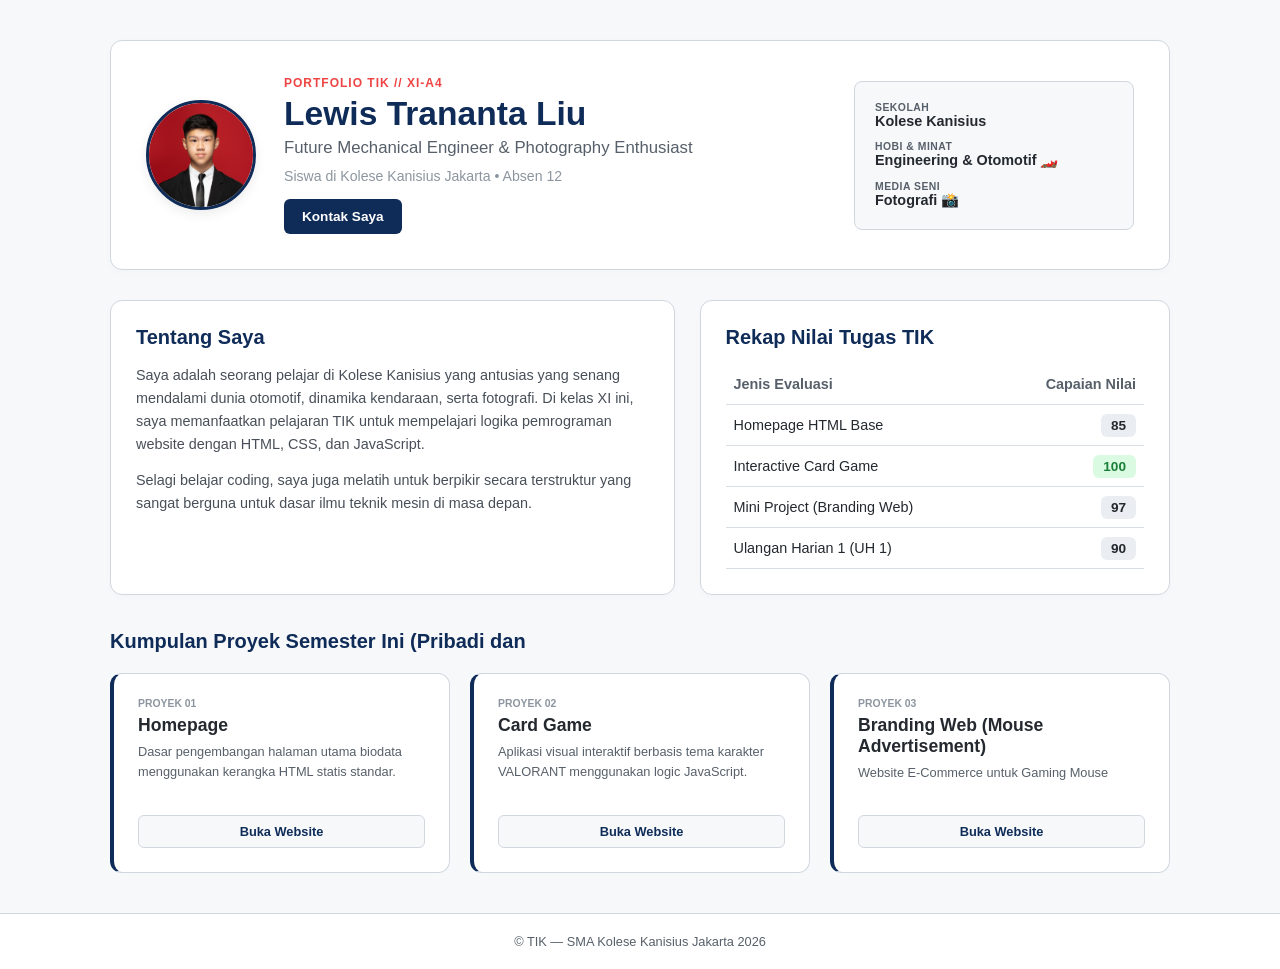
<file: Website Diri TIK_FINAL/index.html>
<!DOCTYPE html>
<html lang="id">
<head>
    <meta charset="UTF-8">
    <meta name="viewport" content="width=device-width, initial-scale=1.0">
    <title>Profil Siswa TIK | Lewis</title>
    <link rel="stylesheet" href="style.css">
</head>
<body>

    <div class="workbench-container">
        
<header class="engineer-hero">
    <div class="hero-left-side">
        
        <div class="profile-photo-box">
            <img src="pas foto.jpeg" alt="Foto Lewis" onerror="this.style.display='none'; document.getElementById('fallback-initial').style.display='flex';">
            <span id="fallback-initial" class="photo-fallback" style="display: none;">L</span>
        </div>

        <div class="hero-text">
            <span class="meta-tag">PORTFOLIO TIK // XI-A4</span>
            <h1>Lewis Trananta Liu</h1>
            <p class="headline">Future Mechanical Engineer & Photography Enthusiast</p>
            <p class="school-text">Siswa di Kolese Kanisius Jakarta • Absen 12</p>
            
            <button class="btn-action-primary" onclick="toggleContactDetail()">Kontak Saya</button>
            <div id="contact-panel" class="hidden-panel">
                <p>📧 Email: <code>2415666lewis@kanisius.sch.id</code></p>
            </div>
        </div>
    </div>
    
    <div class="hero-quick-spec">
        <div class="spec-item">
            <span class="spec-label">SEKOLAH</span>
            <span class="spec-value">Kolese Kanisius</span>
        </div>
        <div class="spec-item">
            <span class="spec-label">HOBI & MINAT</span>
            <span class="spec-value">Engineering & Otomotif 🏎️</span>
        </div>
        <div class="spec-item">
            <span class="spec-label">MEDIA SENI</span>
            <span class="spec-value">Fotografi 📸</span>
        </div>
    </div>
</header>

        <div class="workspace-main">
            
            <section class="workbench-card about-section">
                <h2>Tentang Saya</h2>
                <p>Saya adalah seorang pelajar di Kolese Kanisius yang antusias yang senang mendalami dunia otomotif, dinamika kendaraan, serta fotografi. Di kelas XI ini, saya memanfaatkan pelajaran TIK untuk mempelajari logika pemrograman website dengan HTML, CSS, dan JavaScript.</p>
                <p>Selagi belajar coding, saya juga melatih untuk berpikir secara terstruktur yang sangat berguna untuk dasar ilmu teknik mesin di masa depan.</p>
            </section>

            <section class="workbench-card table-section">
                <h2>Rekap Nilai Tugas TIK</h2>
                <table class="report-table">
                    <thead>
                        <tr>
                            <th>Jenis Evaluasi</th>
                            <th class="text-right">Capaian Nilai</th>
                        </tr>
                    </thead>
                    <tbody>
                        <tr>
                            <td>Homepage HTML Base</td>
                            <td class="text-right"><span class="mark-box">85</span></td>
                        </tr>
                        <tr>
                            <td>Interactive Card Game</td>
                            <td class="text-right"><span class="mark-box top-mark">100</span></td>
                        </tr>
                        <tr>
                            <td>Mini Project (Branding Web)</td>
                            <td class="text-right"><span class="mark-box">97</span></td>
                        </tr>
                        <tr>
                            <td>Ulangan Harian 1 (UH 1)</td>
                            <td class="text-right"><span class="mark-box">90</span></td>
                        </tr>
                    </tbody>
                </table>
            </section>

        </div>

        <section class="projects">
            <h2 class="section-heading">Kumpulan Proyek Semester Ini (Pribadi dan</h2>
            
            <div class="project-container">
                
                <div class="project-card">
                    <div class="card-inner-content">
                        <span class="project-tag-mini">PROYEK 01</span>
                        <h3>Homepage</h3>
                        <p>Dasar pengembangan halaman utama biodata menggunakan kerangka HTML statis standar.</p>
                    </div>
                    <a href="biodata.html" onclick="viewProject('Project 1')">Buka Website</a>
                </div>

                <div class="project-card">
                    <div class="card-inner-content">
                        <span class="project-tag-mini">PROYEK 02</span>
                        <h3>Card Game</h3>
                        <p>Aplikasi visual interaktif berbasis tema karakter VALORANT menggunakan logic JavaScript.</p>
                    </div>
                    <a href="game card.html" onclick="viewProject('Project 2')">Buka Website</a>
                </div>

                <div class="project-card">
                    <div class="card-inner-content">
                        <span class="project-tag-mini">PROYEK 03</span>
                        <h3>Branding Web (Mouse Advertisement)</h3>
                        <p>Website E-Commerce untuk Gaming Mouse</p>
                    </div>
                    <a href="https://fastidious-otter-42cd19.netlify.app/" onclick="viewProject('Project 3')">Buka Website</a>
                </div>

            </div>
        </section>

    </div>

    <footer class="workbench-footer">
        <p>&copy; TIK — SMA Kolese Kanisius Jakarta 2026 </p>
    </footer>

    <script src="script.js"></script>
</body>
</html>
</file>
<file: Website Diri TIK_FINAL/style.css>
* {
    margin: 0;
    padding: 0;
    box-sizing: border-box;
    font-family: 'Segoe UI', -apple-system, BlinkMacSystemFont, sans-serif;
}

body {
    background-color: #f6f8fa;
    color: #24292f;
    display: flex;
    flex-direction: column;
    min-height: 100vh;
}

.workbench-container {
    max-width: 1100px;
    width: 100%;
    margin: 40px auto;
    padding: 0 20px;
    flex: 1;
}

.engineer-hero {
    background: #ffffff;
    border-radius: 12px;
    padding: 35px;
    border: 1px solid #d0d7de;
    box-shadow: 0 2px 8px rgba(0,0,0,0.02);
    display: flex;
    justify-content: space-between;
    align-items: center;
    gap: 30px;
    margin-bottom: 30px;
}

.hero-left-side {
    display: flex;
    align-items: center;
    gap: 28px; 
}

.profile-photo-box {
    width: 110px;          
    height: 110px;         
    border-radius: 50%;   
    overflow: hidden;      
    position: relative;
    display: flex;
    align-items: center;
    justify-content: center;
    border: 3px solid #0f2c59; 
    box-shadow: 0 4px 12px rgba(0, 0, 0, 0.08);
    background-color: #f0f4f8; 
    flex-shrink: 0;   
}

.profile-photo-box img {
    width: 100%;
    height: 100%;
    object-fit: cover;     
    object-position: center top;
    z-index: 2;
}

.photo-fallback {
    position: absolute;
    top: 0;
    left: 0;
    width: 100%;
    height: 100%;
    background-color: #0f2c59;
    color: white;
    font-size: 2.5rem;
    font-weight: 800;
    display: flex;
    align-items: center;
    justify-content: center;
    z-index: 1;
}

.meta-tag {
    font-size: 0.75rem;
    font-weight: 700;
    color: #ef4444;
    letter-spacing: 1px;
    display: block;
    margin-bottom: 4px;
}

.engineer-hero h1 {
    font-size: 2.1rem;
    color: #0f2c59;
    font-weight: 800;
    line-height: 1.2;
}

.headline {
    font-size: 1.05rem;
    color: #57606a;
    margin: 4px 0 10px 0;
    font-weight: 500;
}

.school-text {
    font-size: 0.88rem;
    color: #8c959f;
    margin-bottom: 15px;
}

.btn-action-primary {
    background-color: #0f2c59;
    color: white;
    border: none;
    padding: 10px 18px;
    border-radius: 6px;
    font-weight: 600;
    font-size: 0.85rem;
    cursor: pointer;
    transition: background 0.2s;
}

.btn-action-primary:hover {
    background-color: #1e40af;
}

.hidden-panel {
    display: none;
    margin-top: 15px;
    padding: 10px;
    background: #f6f8fa;
    border-left: 3px solid #ef4444;
    border-radius: 4px;
    font-size: 0.85rem;
}

.hero-quick-spec {
    background-color: #f6f8fa;
    border: 1px solid #d0d7de;
    border-radius: 8px;
    padding: 20px;
    min-width: 280px;
    display: flex;
    flex-direction: column;
    gap: 12px;
}

.spec-item {
    display: flex;
    flex-direction: column;
}

.spec-label {
    font-size: 0.65rem;
    color: #57606a;
    font-weight: 700;
    letter-spacing: 0.5px;
}

.spec-value {
    font-size: 0.9rem;
    font-weight: 600;
    color: #24292f;
}

.workspace-main {
    display: grid;
    grid-template-columns: 1.2fr 1fr;
    gap: 25px;
    margin-bottom: 35px;
}

.workbench-card {
    background: #ffffff;
    border: 1px solid #d0d7de;
    border-radius: 12px;
    padding: 25px;
    box-shadow: 0 2px 8px rgba(0,0,0,0.02);
}

.workbench-card h2, .section-heading {
    font-size: 1.25rem;
    color: #0f2c59;
    font-weight: 700;
    margin-bottom: 15px;
}

.about-section p {
    font-size: 0.9rem;
    line-height: 1.6;
    color: #484f58;
    margin-bottom: 12px;
}

.report-table {
    width: 100%;
    border-collapse: collapse;
}

.report-table th, .report-table td {
    padding: 12px 8px;
    font-size: 0.9rem;
    border-bottom: 1px solid #d8dee4;
    text-align: left;
}

.report-table th {
    color: #57606a;
    font-weight: 600;
}

.text-right { text-align: right !important; }

.mark-box {
    background: #eaeef2;
    color: #24292f;
    padding: 4px 10px;
    border-radius: 6px;
    font-weight: 700;
    font-size: 0.85rem;
}

.mark-box.top-mark {
    background: #dafbe1;
    color: #1a7f37;
}

.projects {
    margin-top: 10px;
}

.section-heading {
    margin-bottom: 20px;
}

.project-container {
    display: grid;
    grid-template-columns: repeat(3, 1fr);
    gap: 20px;
}

.project-card {
    background: #ffffff;
    border: 1px solid #d0d7de;
    border-radius: 12px;
    padding: 24px;
    display: flex;
    flex-direction: column;
    justify-content: space-between;
    min-height: 200px;
    border-left: 4px solid #0f2c59;
    transition: transform 0.2s, box-shadow 0.2s;
}

.project-card:hover {
    transform: translateY(-4px);
    box-shadow: 0 6px 16px rgba(0,0,0,0.06);
    border-left-color: #ef4444;
}

.project-tag-mini {
    font-size: 0.65rem;
    font-weight: 700;
    color: #8c959f;
    display: block;
    margin-bottom: 6px;
}

.project-card h3 {
    font-size: 1.1rem;
    color: #24292f;
    margin-bottom: 6px;
}

.project-card p {
    font-size: 0.8rem;
    color: #57606a;
    line-height: 1.5;
}

.project-card a {
    display: inline-block;
    background-color: #f6f8fa;
    color: #0f2c59;
    text-decoration: none;
    padding: 8px 12px;
    border-radius: 6px;
    font-size: 0.8rem;
    font-weight: 600;
    text-align: center;
    border: 1px solid #d0d7de;
    margin-top: 15px;
    transition: all 0.2s;
}

.project-card a:hover {
    background-color: #0f2c59;
    color: white;
    border-color: transparent;
}

.workbench-footer {
    background: #ffffff;
    border-top: 1px solid #d0d7de;
    text-align: center;
    padding: 20px;
    font-size: 0.8rem;
    color: #57606a;
    font-weight: 500;
}

@media (max-width: 850px) {
    .hero-left-side { flex-direction: column; text-align: center; }
    .engineer-hero { flex-direction: column; align-items: stretch; }
    .workspace-main, .project-container { grid-template-columns: 1fr; }
}
</file>
